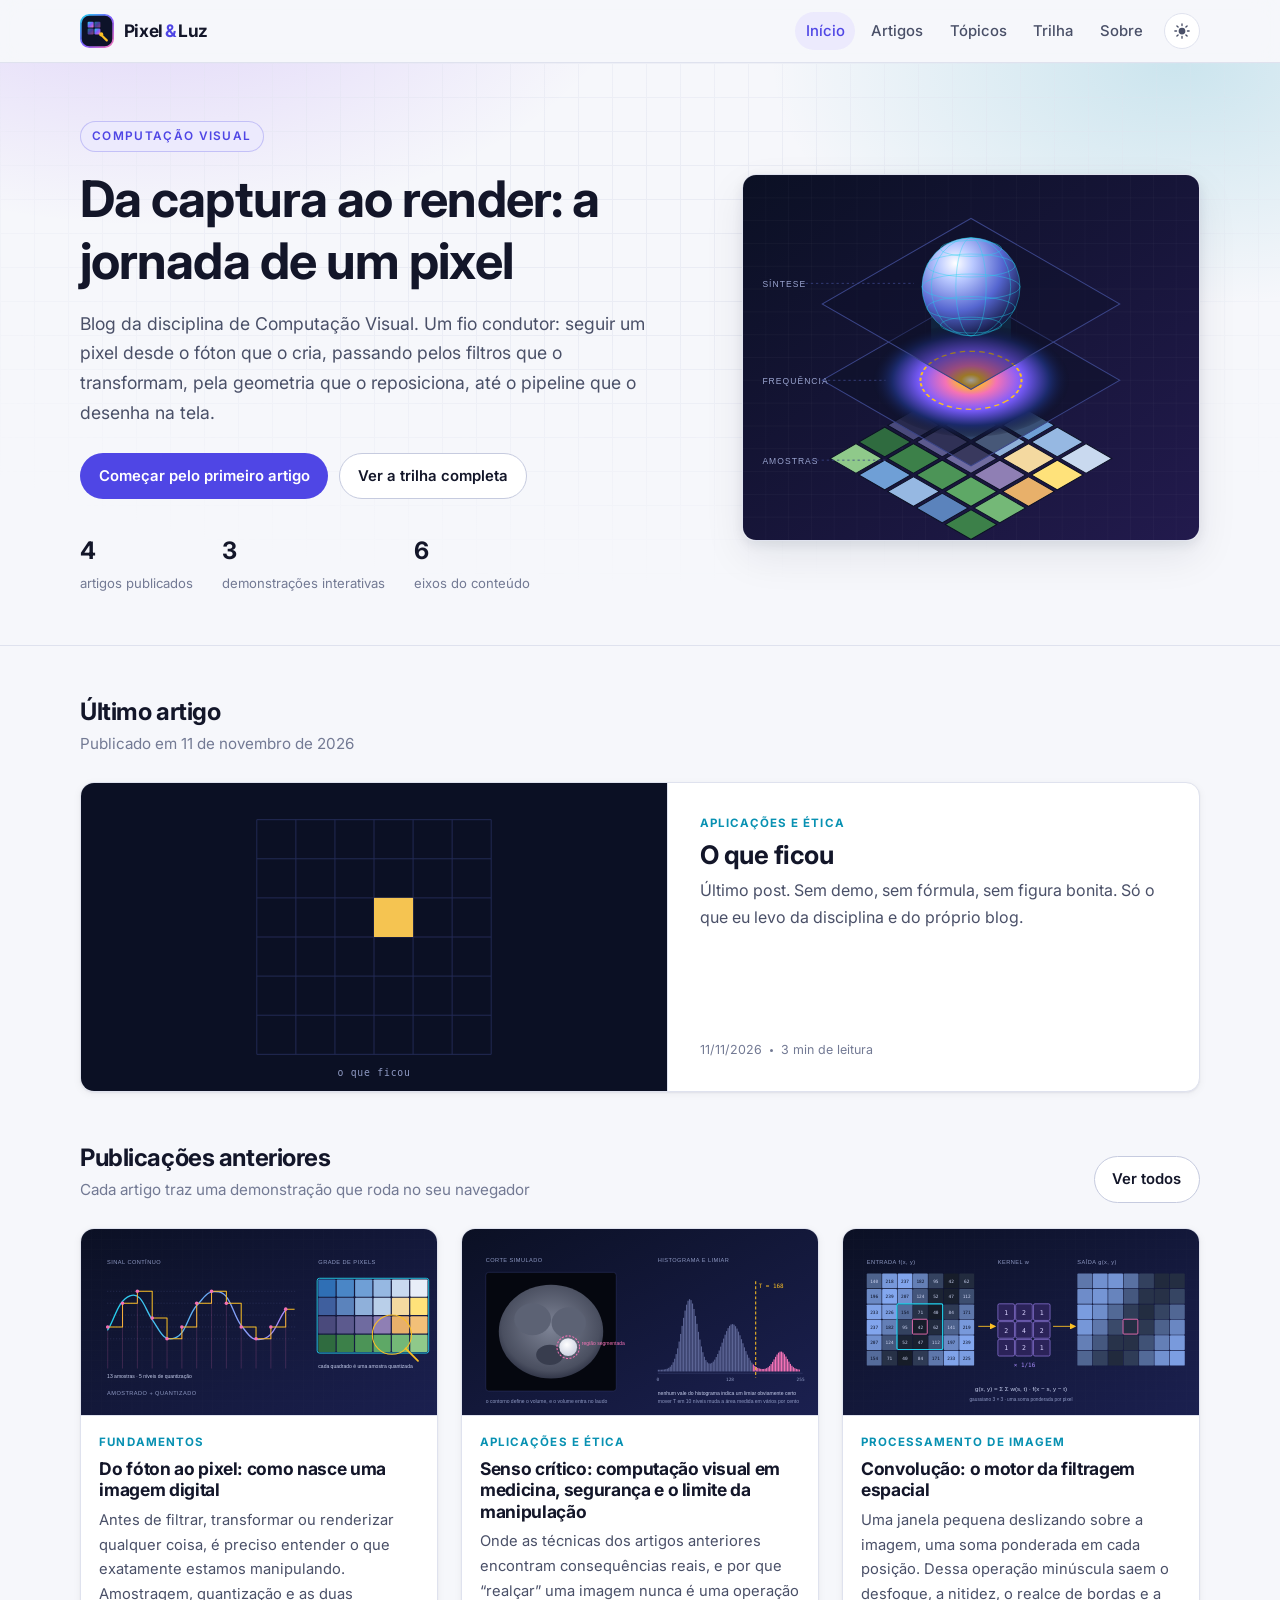
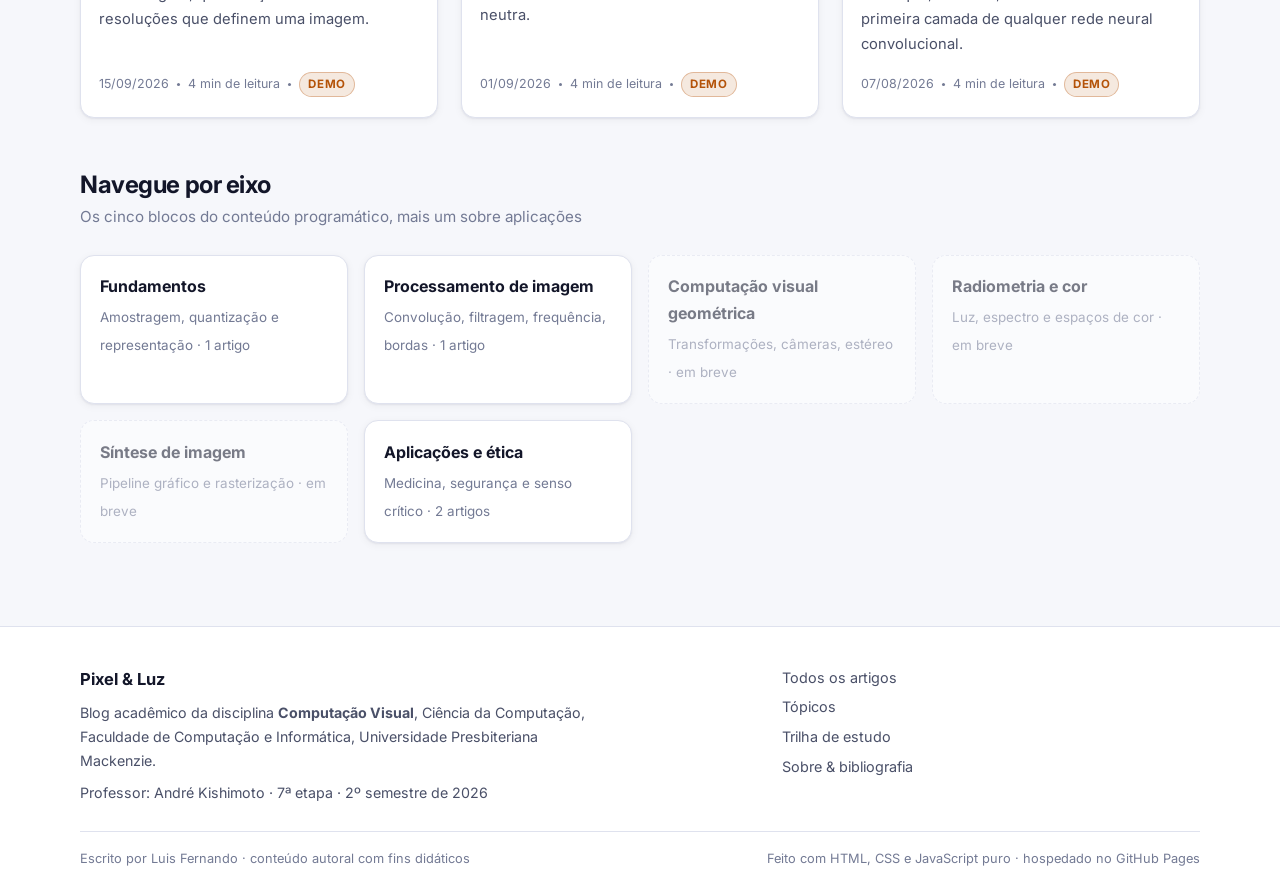
<file: index.html>
<!DOCTYPE html>
<html lang="pt-BR">
<head>
<meta charset="utf-8">
<meta name="viewport" content="width=device-width, initial-scale=1">
<title>Pixel &amp; Luz, blog de Computação Visual</title>
<meta name="description" content="Blog sobre Computação Visual: formação da imagem digital, filtragem, domínio da frequência, visão computacional, cor e o pipeline gráfico, com demonstrações interativas em canvas.">
<meta name="author" content="Luis Fernando">
<meta name="color-scheme" content="light dark">

<meta property="og:type" content="website">
<meta property="og:site_name" content="Pixel &amp; Luz">
<meta property="og:title" content="Pixel &amp; Luz, blog de Computação Visual">
<meta property="og:description" content="Da captura ao render: a jornada de um pixel, em nove artigos com demos interativas.">
<meta property="og:image" content="assets/img/og-cover.svg">
<meta name="twitter:card" content="summary_large_image">

<link rel="icon" href="assets/img/favicon.svg" type="image/svg+xml">
<link rel="preconnect" href="https://fonts.googleapis.com">
<link rel="preconnect" href="https://fonts.gstatic.com" crossorigin>
<link rel="stylesheet" href="https://fonts.googleapis.com/css2?family=Inter:wght@400;500;600;700&family=JetBrains+Mono:wght@400;600&display=swap">
<link rel="stylesheet" href="css/style.css">
</head>
<body>
<a class="skip-link" href="#conteudo">Pular para o conteúdo</a>

<div class="progress" id="progress" aria-hidden="true"></div>

<header class="site-header">
  <div class="wrap header-inner">
    <a class="brand" href="#/" aria-label="Página inicial do Pixel e Luz">
      <img src="assets/img/logo.svg" alt="" width="34" height="34">
      <span class="brand-text">Pixel<span class="amp">&amp;</span>Luz</span>
    </a>

    <button class="nav-toggle" id="nav-toggle" aria-expanded="false" aria-controls="site-nav" aria-label="Abrir menu">
      <span></span><span></span><span></span>
    </button>

    <nav class="site-nav" id="site-nav" aria-label="Navegação principal">
      <a href="#/" data-nav="home">Início</a>
      <a href="#/artigos" data-nav="artigos">Artigos</a>
      <a href="#/topicos" data-nav="topicos">Tópicos</a>
      <a href="#/trilha" data-nav="trilha">Trilha</a>
      <a href="#/sobre" data-nav="sobre">Sobre</a>
      <button class="theme-toggle" id="theme-toggle" type="button" aria-label="Alternar tema claro/escuro" title="Alternar tema">
        <svg viewBox="0 0 24 24" width="18" height="18" aria-hidden="true" class="icon-sun"><circle cx="12" cy="12" r="4.5" fill="currentColor"/><g stroke="currentColor" stroke-width="1.8" stroke-linecap="round"><path d="M12 2.5v2.2M12 19.3v2.2M2.5 12h2.2M19.3 12h2.2M5.2 5.2l1.6 1.6M17.2 17.2l1.6 1.6M18.8 5.2l-1.6 1.6M6.8 17.2l-1.6 1.6"/></g></svg>
        <svg viewBox="0 0 24 24" width="18" height="18" aria-hidden="true" class="icon-moon"><path fill="currentColor" d="M20 14.2A8.4 8.4 0 0 1 9.8 4 8.5 8.5 0 1 0 20 14.2Z"/></svg>
      </button>
    </nav>
  </div>
</header>

<main id="conteudo" class="app" tabindex="-1"></main>

<footer class="site-footer">
  <div class="wrap footer-inner">
    <div>
      <strong>Pixel &amp; Luz</strong>
      <p>Blog acadêmico da disciplina <b>Computação Visual</b>, Ciência da Computação, Faculdade de Computação e Informática, Universidade Presbiteriana Mackenzie.</p>
      <p class="muted">Professor: André Kishimoto · 7ª etapa · 2º semestre de 2026</p>
    </div>
    <nav aria-label="Rodapé">
      <a href="#/artigos">Todos os artigos</a>
      <a href="#/topicos">Tópicos</a>
      <a href="#/trilha">Trilha de estudo</a>
      <a href="#/sobre">Sobre &amp; bibliografia</a>
    </nav>
  </div>
  <div class="wrap footer-bottom">
    <span>Escrito por Luis Fernando · conteúdo autoral com fins didáticos</span>
    <span>Feito com HTML, CSS e JavaScript puro · hospedado no GitHub Pages</span>
  </div>
</footer>

<script src="js/posts.js"></script>
<script src="js/demos.js"></script>
<script src="js/app.js"></script>
</body>
</html>
</file>
<file: css/style.css>
/* =========================================================
   Pixel & Luz, blog de Computação Visual
   Organização: tokens → reset → layout → componentes → demos
   ========================================================= */

/* ---------- 1. Tokens (tema claro é o padrão) ---------- */
:root {
  --bg:            #f6f7fb;
  --bg-elev:       #ffffff;
  --bg-sunken:     #eceef6;
  --ink:           #131629;
  --ink-soft:      #4a5068;
  --ink-faint:     #737a94;
  --line:          #dfe2ee;
  --line-strong:   #c6cbdf;

  --accent:        #4f46e5;
  --accent-ink:    #ffffff;
  --accent-soft:   #eceafd;
  --cyan:          #0891b2;
  --violet:        #7c3aed;
  --amber:         #b45309;
  --pink:          #be185d;

  --code-bg:       #0f1226;
  --code-ink:      #dfe3ff;

  --shadow-sm: 0 1px 2px rgba(16,20,45,.06), 0 2px 8px rgba(16,20,45,.05);
  --shadow-md: 0 4px 12px rgba(16,20,45,.08), 0 16px 40px rgba(16,20,45,.08);

  --radius:    14px;
  --radius-sm: 9px;
  --wrap:      1120px;
  --measure:   68ch;

  --sans: "Inter", -apple-system, BlinkMacSystemFont, "Segoe UI", Roboto, Helvetica, Arial, sans-serif;
  --mono: "JetBrains Mono", ui-monospace, SFMono-Regular, Menlo, Consolas, monospace;
}

/* Escuro: sistema pede escuro e o usuário não fixou "claro" */
@media (prefers-color-scheme: dark) {
  :root:not([data-theme="light"]) {
    --bg:          #0a0d1c;
    --bg-elev:     #11152b;
    --bg-sunken:   #070a16;
    --ink:         #e9ecfb;
    --ink-soft:    #a8b0d0;
    --ink-faint:   #7b83a6;
    --line:        #232946;
    --line-strong: #333c63;

    --accent:      #8b8cf9;
    --accent-ink:  #0a0d1c;
    --accent-soft: #1c2044;
    --cyan:        #38d3ee;
    --violet:      #b79cff;
    --amber:       #fbbf24;
    --pink:        #f472b6;

    --code-bg:     #070a16;
    --code-ink:    #d7ddff;

    --shadow-sm: 0 1px 2px rgba(0,0,0,.4);
    --shadow-md: 0 10px 34px rgba(0,0,0,.45);
  }
}

/* Escuro: escolha explícita no botão de tema */
:root[data-theme="dark"] {
  --bg:          #0a0d1c;
  --bg-elev:     #11152b;
  --bg-sunken:   #070a16;
  --ink:         #e9ecfb;
  --ink-soft:    #a8b0d0;
  --ink-faint:   #7b83a6;
  --line:        #232946;
  --line-strong: #333c63;

  --accent:      #8b8cf9;
  --accent-ink:  #0a0d1c;
  --accent-soft: #1c2044;
  --cyan:        #38d3ee;
  --violet:      #b79cff;
  --amber:       #fbbf24;
  --pink:        #f472b6;

  --code-bg:     #070a16;
  --code-ink:    #d7ddff;

  --shadow-sm: 0 1px 2px rgba(0,0,0,.4);
  --shadow-md: 0 10px 34px rgba(0,0,0,.45);
}

/* ---------- 2. Reset ---------- */
*, *::before, *::after { box-sizing: border-box; }
html { -webkit-text-size-adjust: 100%; scroll-behavior: smooth; }
@media (prefers-reduced-motion: reduce) {
  html { scroll-behavior: auto; }
  *, *::before, *::after { animation-duration: .01ms !important; transition-duration: .01ms !important; }
}
body {
  margin: 0;
  background: var(--bg);
  color: var(--ink);
  font-family: var(--sans);
  font-size: 16.5px;
  line-height: 1.68;
  -webkit-font-smoothing: antialiased;
}
img, svg, canvas { max-width: 100%; }
img { display: block; height: auto; }
a { color: var(--accent); text-underline-offset: 3px; }
h1, h2, h3, h4 { line-height: 1.22; letter-spacing: -.018em; margin: 0 0 .5em; font-weight: 700; }
p { margin: 0 0 1.05em; }
button { font: inherit; color: inherit; }
:focus-visible { outline: 2.5px solid var(--accent); outline-offset: 2px; border-radius: 4px; }

.skip-link {
  position: absolute; left: -9999px; top: 0; z-index: 100;
  background: var(--accent); color: var(--accent-ink);
  padding: .6rem 1rem; border-radius: 0 0 var(--radius-sm) 0;
}
.skip-link:focus { left: 0; }

.wrap { width: min(100% - 2.4rem, var(--wrap)); margin-inline: auto; }
.muted { color: var(--ink-faint); }

/* ---------- 3. Cabeçalho ---------- */
.progress {
  position: fixed; inset: 0 auto auto 0; height: 3px; width: 0;
  background: linear-gradient(90deg, var(--cyan), var(--accent), var(--pink));
  z-index: 60; transition: width .1s linear;
}
.site-header {
  position: sticky; top: 0; z-index: 50;
  background: color-mix(in srgb, var(--bg) 82%, transparent);
  backdrop-filter: blur(12px);
  border-bottom: 1px solid var(--line);
}
.header-inner { display: flex; align-items: center; gap: 1rem; min-height: 62px; }
.brand { display: inline-flex; align-items: center; gap: .6rem; font-weight: 700; font-size: 1.08rem; letter-spacing: -.02em; color: var(--ink); text-decoration: none; }
.brand .amp { color: var(--accent); margin: 0 .1em; }
.site-nav { margin-left: auto; display: flex; align-items: center; gap: .3rem; }
.site-nav a {
  color: var(--ink-soft); text-decoration: none; font-size: .93rem; font-weight: 500;
  padding: .42rem .68rem; border-radius: 99px;
}
.site-nav a:hover { color: var(--ink); background: var(--bg-sunken); }
.site-nav a[aria-current="page"] { color: var(--accent); background: var(--accent-soft); }
.theme-toggle {
  margin-left: .35rem; width: 36px; height: 36px; display: grid; place-items: center;
  border: 1px solid var(--line); background: var(--bg-elev); border-radius: 99px; cursor: pointer; color: var(--ink-soft);
}
.theme-toggle:hover { color: var(--ink); border-color: var(--line-strong); }
.theme-toggle .icon-moon { display: none; }
:root[data-theme="dark"] .theme-toggle .icon-sun { display: none; }
:root[data-theme="dark"] .theme-toggle .icon-moon { display: block; }
@media (prefers-color-scheme: dark) {
  :root:not([data-theme="light"]) .theme-toggle .icon-sun { display: none; }
  :root:not([data-theme="light"]) .theme-toggle .icon-moon { display: block; }
}
.nav-toggle { display: none; margin-left: auto; width: 40px; height: 36px; border: 1px solid var(--line); background: var(--bg-elev); border-radius: var(--radius-sm); cursor: pointer; padding: 9px; }
.nav-toggle span { display: block; height: 2px; background: var(--ink); border-radius: 2px; }
.nav-toggle span + span { margin-top: 4px; }

@media (max-width: 760px) {
  .nav-toggle { display: block; }
  .site-nav {
    position: absolute; top: 100%; left: 0; right: 0; margin: 0;
    flex-direction: column; align-items: stretch; gap: .1rem;
    background: var(--bg-elev); border-bottom: 1px solid var(--line);
    padding: .6rem 1.2rem 1rem; box-shadow: var(--shadow-md);
    display: none;
  }
  .site-nav.open { display: flex; }
  .site-nav a { padding: .6rem .7rem; border-radius: var(--radius-sm); }
  .theme-toggle { margin: .4rem 0 0; width: 100%; border-radius: var(--radius-sm); }
}

/* ---------- 4. Hero ---------- */
.hero {
  position: relative; overflow: hidden;
  border-bottom: 1px solid var(--line);
  background:
    radial-gradient(70ch 40ch at 12% -20%, color-mix(in srgb, var(--violet) 20%, transparent), transparent 70%),
    radial-gradient(60ch 36ch at 92% 0%, color-mix(in srgb, var(--cyan) 18%, transparent), transparent 68%),
    var(--bg);
}
.hero::after {
  content: ""; position: absolute; inset: 0; pointer-events: none; opacity: .5;
  background-image: linear-gradient(var(--line) 1px, transparent 1px), linear-gradient(90deg, var(--line) 1px, transparent 1px);
  background-size: 34px 34px;
  -webkit-mask-image: radial-gradient(70% 60% at 50% 30%, #000 30%, transparent 100%);
  mask-image: radial-gradient(70% 60% at 50% 30%, #000 30%, transparent 100%);
}
.hero-inner { position: relative; z-index: 1; display: grid; grid-template-columns: 1.15fr .85fr; gap: 2.6rem; align-items: center; padding: 3.6rem 0 3.2rem; }
.hero h1 { font-size: clamp(2.05rem, 4.6vw, 3.15rem); margin-bottom: .35em; }
.hero .lead { font-size: 1.1rem; color: var(--ink-soft); max-width: 54ch; }
.eyebrow {
  display: inline-flex; align-items: center; gap: .5rem; margin-bottom: 1rem;
  font-size: .74rem; font-weight: 600; letter-spacing: .11em; text-transform: uppercase;
  color: var(--accent); background: var(--accent-soft);
  border: 1px solid color-mix(in srgb, var(--accent) 26%, transparent);
  padding: .3rem .7rem; border-radius: 99px;
}
.hero-art { border-radius: var(--radius); overflow: hidden; box-shadow: var(--shadow-md); border: 1px solid var(--line); }
.hero-actions { display: flex; flex-wrap: wrap; gap: .7rem; margin-top: 1.6rem; }
.hero-stats { display: flex; gap: 1.8rem; margin-top: 2rem; flex-wrap: wrap; }
.hero-stats div { font-size: .82rem; color: var(--ink-faint); }
.hero-stats b { display: block; font-size: 1.5rem; color: var(--ink); letter-spacing: -.03em; }
@media (max-width: 860px) { .hero-inner { grid-template-columns: 1fr; gap: 1.8rem; padding: 2.4rem 0; } }

.btn {
  display: inline-flex; align-items: center; gap: .5rem;
  padding: .62rem 1.1rem; border-radius: 99px; font-weight: 600; font-size: .93rem;
  text-decoration: none; border: 1px solid transparent; cursor: pointer;
}
.btn-primary { background: var(--accent); color: var(--accent-ink); }
.btn-primary:hover { filter: brightness(1.08); }
.btn-ghost { background: var(--bg-elev); color: var(--ink); border-color: var(--line-strong); }
.btn-ghost:hover { border-color: var(--accent); color: var(--accent); }

/* ---------- 5. Seções e cartões ---------- */
.section { padding: 3.2rem 0; }
.section-head { display: flex; align-items: flex-end; justify-content: space-between; gap: 1rem; margin-bottom: 1.6rem; flex-wrap: wrap; }
.section-head h2 { font-size: 1.5rem; margin: 0; }
.section-head p { margin: .3rem 0 0; color: var(--ink-faint); font-size: .95rem; }

.card-grid { display: grid; grid-template-columns: repeat(auto-fill, minmax(298px, 1fr)); gap: 1.4rem; }

.card {
  display: flex; flex-direction: column; overflow: hidden;
  background: var(--bg-elev); border: 1px solid var(--line); border-radius: var(--radius);
  box-shadow: var(--shadow-sm); text-decoration: none; color: inherit;
  transition: transform .18s ease, box-shadow .18s ease, border-color .18s ease;
}
.card:hover { transform: translateY(-3px); box-shadow: var(--shadow-md); border-color: var(--line-strong); }
.card-thumb { aspect-ratio: 40 / 21; background: var(--bg-sunken); overflow: hidden; border-bottom: 1px solid var(--line); }
.card-thumb img { width: 100%; height: 100%; object-fit: cover; }
.card-body { padding: 1.05rem 1.15rem 1.25rem; display: flex; flex-direction: column; flex: 1; }
.card h3 { font-size: 1.09rem; margin: .35rem 0 .45rem; letter-spacing: -.02em; }
.card p { font-size: .92rem; color: var(--ink-soft); margin: 0 0 1rem; }
.card .meta { margin-top: auto; }

.meta { display: flex; flex-wrap: wrap; align-items: center; gap: .5rem; font-size: .78rem; color: var(--ink-faint); }
.meta .dot { width: 3px; height: 3px; border-radius: 50%; background: currentColor; }
.kicker { font-size: .72rem; font-weight: 700; letter-spacing: .09em; text-transform: uppercase; color: var(--cyan); }

.tag {
  display: inline-block; font-size: .74rem; font-weight: 600;
  padding: .18rem .58rem; border-radius: 99px; text-decoration: none;
  background: var(--bg-sunken); color: var(--ink-soft); border: 1px solid var(--line);
}
a.tag:hover { border-color: var(--accent); color: var(--accent); }
.tag-list { display: flex; flex-wrap: wrap; gap: .4rem; }

.badge-demo {
  display: inline-flex; align-items: center; gap: .3rem; font-size: .72rem; font-weight: 700;
  color: var(--amber); background: color-mix(in srgb, var(--amber) 13%, transparent);
  border: 1px solid color-mix(in srgb, var(--amber) 32%, transparent);
  padding: .12rem .5rem; border-radius: 99px; text-transform: uppercase; letter-spacing: .05em;
}

/* Destaque da home */
.featured { display: grid; grid-template-columns: 1.05fr .95fr; gap: 0; overflow: hidden; }
.featured .card-thumb { aspect-ratio: auto; height: 100%; min-height: 280px; border-bottom: 0; border-right: 1px solid var(--line); }
.featured .card-body { padding: 1.9rem 2rem; justify-content: center; }
.featured h3 { font-size: 1.6rem; }
.featured p { font-size: 1rem; }
@media (max-width: 760px) {
  .featured { grid-template-columns: 1fr; }
  .featured .card-thumb { min-height: 0; aspect-ratio: 40/21; border-right: 0; border-bottom: 1px solid var(--line); }
  .featured .card-body { padding: 1.2rem; }
}

/* Busca */
.searchbar { position: relative; display: flex; align-items: center; }
.searchbar input {
  width: min(320px, 60vw); font: inherit; font-size: .92rem;
  padding: .5rem .85rem .5rem 2.2rem;
  border: 1px solid var(--line-strong); border-radius: 99px;
  background: var(--bg-elev); color: var(--ink);
}
.searchbar input::placeholder { color: var(--ink-faint); }
.searchbar svg { position: absolute; left: .72rem; color: var(--ink-faint); pointer-events: none; }
@media (max-width: 520px) { .searchbar, .searchbar input { width: 100%; } }

/* ---------- 6. Artigo ---------- */
.post-hero { border-bottom: 1px solid var(--line); background: var(--bg-elev); }
.post-hero-inner { padding: 2.6rem 0 2rem; max-width: var(--measure); }
.post-hero h1 { font-size: clamp(1.85rem, 4.2vw, 2.7rem); margin-bottom: .4em; }
.post-hero .lead { font-size: 1.1rem; color: var(--ink-soft); }
.post-figure { margin: 0; border-radius: var(--radius); overflow: hidden; border: 1px solid var(--line); box-shadow: var(--shadow-md); }
.post-figure img { width: 100%; }

.post-layout { display: grid; grid-template-columns: minmax(0, 1fr) 250px; gap: 3rem; align-items: start; padding: 2.4rem 0 3.5rem; }
.toc { position: sticky; top: 84px; font-size: .88rem; border-left: 2px solid var(--line); padding-left: 1rem; }
.toc strong { display: block; font-size: .72rem; letter-spacing: .1em; text-transform: uppercase; color: var(--ink-faint); margin-bottom: .7rem; }
.toc a { display: block; color: var(--ink-soft); text-decoration: none; padding: .24rem 0; }
.toc a:hover, .toc a.active { color: var(--accent); }
@media (max-width: 1000px) {
  .post-layout { grid-template-columns: 1fr; gap: 1.5rem; }
  .toc { position: static; order: -1; border-left: 0; border-top: 1px solid var(--line); border-bottom: 1px solid var(--line); padding: 1rem 0; }
  .toc a { display: inline-block; margin-right: 1rem; }
}

.prose { max-width: var(--measure); font-size: 1.02rem; }
.prose h2 { font-size: 1.45rem; margin: 2.4rem 0 .7rem; scroll-margin-top: 84px; }
.prose h3 { font-size: 1.13rem; margin: 1.9rem 0 .5rem; scroll-margin-top: 84px; }
.prose ul, .prose ol { padding-left: 1.25rem; margin: 0 0 1.1em; }
.prose li { margin-bottom: .42em; }
.prose li::marker { color: var(--accent); }
.prose strong { color: var(--ink); font-weight: 600; }
.prose hr { border: 0; border-top: 1px solid var(--line); margin: 2.4rem 0; }
.prose code { font-family: var(--mono); font-size: .87em; background: var(--bg-sunken); border: 1px solid var(--line); border-radius: 5px; padding: .1em .38em; }
.prose pre {
  background: var(--code-bg); color: var(--code-ink); font-family: var(--mono); font-size: .84rem; line-height: 1.6;
  padding: 1rem 1.1rem; border-radius: var(--radius-sm); overflow-x: auto; margin: 1.3rem 0;
  border: 1px solid var(--line);
}
.prose pre code { background: none; border: 0; padding: 0; font-size: inherit; color: inherit; }
.prose blockquote {
  margin: 1.5rem 0; padding: .9rem 1.2rem; border-left: 3px solid var(--accent);
  background: var(--accent-soft); border-radius: 0 var(--radius-sm) var(--radius-sm) 0; color: var(--ink-soft);
}
.prose blockquote p:last-child { margin-bottom: 0; }
.prose figure { margin: 1.6rem 0; }
.prose figcaption { font-size: .84rem; color: var(--ink-faint); margin-top: .6rem; text-align: center; }
.prose table { width: 100%; border-collapse: collapse; font-size: .92rem; margin: 1.4rem 0; }
.prose th, .prose td { text-align: left; padding: .55rem .7rem; border-bottom: 1px solid var(--line); vertical-align: top; }
.prose th { font-size: .78rem; text-transform: uppercase; letter-spacing: .06em; color: var(--ink-faint); }
.table-scroll { overflow-x: auto; margin: 1.4rem 0; }
.table-scroll table { margin: 0; }

.formula {
  font-family: var(--mono); font-size: .95rem; text-align: center;
  background: var(--bg-sunken); border: 1px dashed var(--line-strong); border-radius: var(--radius-sm);
  padding: 1rem; margin: 1.4rem 0; overflow-x: auto;
}
.callout {
  display: flex; gap: .9rem; margin: 1.6rem 0; padding: 1rem 1.15rem;
  border: 1px solid var(--line); border-radius: var(--radius); background: var(--bg-elev); box-shadow: var(--shadow-sm);
}
.callout .ico { font-size: 1.2rem; line-height: 1.4; }
.callout p:last-child { margin-bottom: 0; }
.callout-title { font-weight: 700; display: block; margin-bottom: .2rem; }

.post-foot { max-width: var(--measure); margin-top: 2.6rem; padding-top: 1.6rem; border-top: 1px solid var(--line); }
.share-row { display: flex; flex-wrap: wrap; align-items: center; gap: .6rem; margin-top: 1rem; }
.share-row .btn { font-size: .86rem; padding: .48rem .9rem; }
.copy-ok { color: var(--cyan); font-size: .85rem; font-weight: 600; }

.pager { display: grid; grid-template-columns: 1fr 1fr; gap: 1rem; margin-top: 2.2rem; }
.pager a {
  display: block; padding: 1rem 1.15rem; border: 1px solid var(--line); border-radius: var(--radius);
  background: var(--bg-elev); text-decoration: none; color: inherit;
}
.pager a:hover { border-color: var(--accent); }
.pager .dir { font-size: .74rem; text-transform: uppercase; letter-spacing: .08em; color: var(--ink-faint); }
.pager .ttl { font-weight: 600; font-size: .96rem; margin-top: .2rem; display: block; }
.pager .next { text-align: right; grid-column: 2; }
@media (max-width: 620px) { .pager { grid-template-columns: 1fr; } .pager .next { text-align: left; grid-column: 1; } }

/* ---------- 7. Demos interativas ---------- */
.demo {
  margin: 1.9rem 0; border: 1px solid var(--line-strong); border-radius: var(--radius);
  background: var(--bg-elev); box-shadow: var(--shadow-sm); overflow: hidden;
}
.demo-head { display: flex; align-items: center; gap: .6rem; padding: .75rem 1rem; border-bottom: 1px solid var(--line); background: var(--bg-sunken); }
.demo-head h4 { margin: 0; font-size: .93rem; letter-spacing: -.01em; }
.demo-head .badge-demo { margin-left: auto; }
.demo-body { padding: 1.1rem; }
.demo-canvases { display: flex; flex-wrap: wrap; gap: 1rem; justify-content: center; }
.demo-canvases figure { margin: 0; text-align: center; }
.demo-canvases figcaption { font-size: .76rem; color: var(--ink-faint); margin-top: .35rem; }
.demo canvas {
  display: block; margin: 0 auto; background: var(--bg-sunken);
  border: 1px solid var(--line); border-radius: var(--radius-sm);
  image-rendering: pixelated; max-width: 100%; height: auto;
}
.demo canvas.smooth { image-rendering: auto; }
.demo-controls { display: grid; grid-template-columns: repeat(auto-fit, minmax(200px, 1fr)); gap: .85rem 1.2rem; margin-top: 1.1rem; }
.ctl { font-size: .82rem; }
.ctl label { display: flex; justify-content: space-between; gap: .5rem; color: var(--ink-soft); font-weight: 600; margin-bottom: .25rem; }
.ctl label .val { font-family: var(--mono); color: var(--accent); font-weight: 400; }
.ctl input[type="range"] { width: 100%; accent-color: var(--accent); }
.ctl select, .ctl input[type="file"] {
  width: 100%; font: inherit; font-size: .85rem; padding: .35rem .5rem;
  border: 1px solid var(--line-strong); border-radius: var(--radius-sm); background: var(--bg); color: var(--ink);
}
.ctl-check { display: flex; align-items: center; gap: .45rem; font-size: .84rem; color: var(--ink-soft); font-weight: 600; align-self: end; }
.ctl-check input { accent-color: var(--accent); width: 16px; height: 16px; }
.kernel-grid { display: grid; grid-template-columns: repeat(3, 52px); gap: 4px; justify-content: center; margin: .6rem auto 0; }
.kernel-grid span {
  font-family: var(--mono); font-size: .76rem; text-align: center; padding: .34rem 0;
  background: var(--bg-sunken); border: 1px solid var(--line); border-radius: 6px;
}
.matrix-view { font-family: var(--mono); font-size: .78rem; white-space: pre; background: var(--bg-sunken); border: 1px solid var(--line); border-radius: var(--radius-sm); padding: .7rem .9rem; overflow-x: auto; margin-top: 1rem; }
.demo-note { font-size: .82rem; color: var(--ink-faint); margin: .9rem 0 0; }
.demo-actions { display: flex; flex-wrap: wrap; gap: .5rem; margin-top: 1rem; align-items: center; }
.chip {
  font-size: .8rem; padding: .3rem .7rem; border-radius: 99px; cursor: pointer;
  border: 1px solid var(--line-strong); background: var(--bg); color: var(--ink-soft);
}
.chip[aria-pressed="true"] { background: var(--accent); border-color: var(--accent); color: var(--accent-ink); }

/* ---------- 8. Páginas auxiliares ---------- */
.page-head { padding: 2.6rem 0 1.4rem; border-bottom: 1px solid var(--line); }
.page-head h1 { font-size: clamp(1.7rem, 3.6vw, 2.3rem); margin-bottom: .25em; }
.page-head p { color: var(--ink-soft); max-width: var(--measure); margin: 0; }

.topic-grid { display: grid; grid-template-columns: repeat(auto-fill, minmax(230px, 1fr)); gap: 1rem; }
.topic-card {
  display: block; padding: 1.1rem 1.2rem; border: 1px solid var(--line); border-radius: var(--radius);
  background: var(--bg-elev); text-decoration: none; color: inherit; box-shadow: var(--shadow-sm);
  transition: transform .16s ease, border-color .16s ease;
}
.topic-card:hover { border-color: var(--accent); transform: translateY(-2px); }
.topic-card.is-empty { opacity: .55; border-style: dashed; box-shadow: none; }
.topic-card.is-empty:hover { border-color: var(--line); transform: none; }
.topic-card b { display: block; font-size: 1rem; margin-bottom: .2rem; }
.topic-card span { font-size: .84rem; color: var(--ink-faint); }

.trail { position: relative; max-width: var(--measure); padding-left: 2.1rem; }
.trail::before { content: ""; position: absolute; left: 9px; top: .5rem; bottom: .5rem; width: 2px; background: linear-gradient(var(--cyan), var(--accent), var(--pink)); border-radius: 2px; }
.trail-item { position: relative; margin-bottom: 1.7rem; }
.trail-item::before {
  content: ""; position: absolute; left: -2.1rem; top: .5rem; width: 20px; height: 20px; border-radius: 50%;
  background: var(--bg); border: 3px solid var(--accent);
}
.trail-item .step { font-size: .72rem; letter-spacing: .09em; text-transform: uppercase; color: var(--ink-faint); font-weight: 700; }
.trail-item h3 { margin: .1rem 0 .3rem; font-size: 1.06rem; }
.trail-item h3 a { color: inherit; text-decoration: none; }
.trail-item h3 a:hover { color: var(--accent); }
.trail-item p { font-size: .93rem; color: var(--ink-soft); margin: 0 0 .4rem; }

.author-card { display: flex; gap: 1.2rem; align-items: center; padding: 1.3rem; border: 1px solid var(--line); border-radius: var(--radius); background: var(--bg-elev); box-shadow: var(--shadow-sm); }
.author-card img { width: 76px; height: 76px; border-radius: 50%; border: 2px solid var(--line); flex: none; }
.author-card p { margin: .2rem 0 0; font-size: .92rem; color: var(--ink-soft); }
@media (max-width: 520px) { .author-card { flex-direction: column; text-align: center; } }

.refs { font-size: .93rem; }
.refs li { margin-bottom: .7em; }

.empty { text-align: center; padding: 3.5rem 1rem; color: var(--ink-faint); }
.empty h2 { color: var(--ink); }

/* ---------- 9. Utilidades e rodapé ---------- */
.stack-lg > * + * { margin-top: 2.6rem; }
.center { text-align: center; }
.sr-only {
  position: absolute; width: 1px; height: 1px; padding: 0; margin: -1px;
  overflow: hidden; clip: rect(0 0 0 0); white-space: nowrap; border: 0;
}
.site-footer { border-top: 1px solid var(--line); background: var(--bg-elev); margin-top: 2rem; }
.footer-inner { display: grid; grid-template-columns: 1.6fr 1fr; gap: 2rem; padding: 2.4rem 0 1.6rem; }
.footer-inner p { font-size: .89rem; color: var(--ink-soft); margin: .5rem 0 0; max-width: 58ch; }
.footer-inner nav { display: flex; flex-direction: column; gap: .35rem; font-size: .9rem; }
.footer-inner nav a { color: var(--ink-soft); text-decoration: none; }
.footer-inner nav a:hover { color: var(--accent); }
.footer-bottom { display: flex; flex-wrap: wrap; justify-content: space-between; gap: .5rem; padding: 1rem 0 1.6rem; border-top: 1px solid var(--line); font-size: .8rem; color: var(--ink-faint); }
@media (max-width: 700px) { .footer-inner { grid-template-columns: 1fr; gap: 1.2rem; } }
</file>
